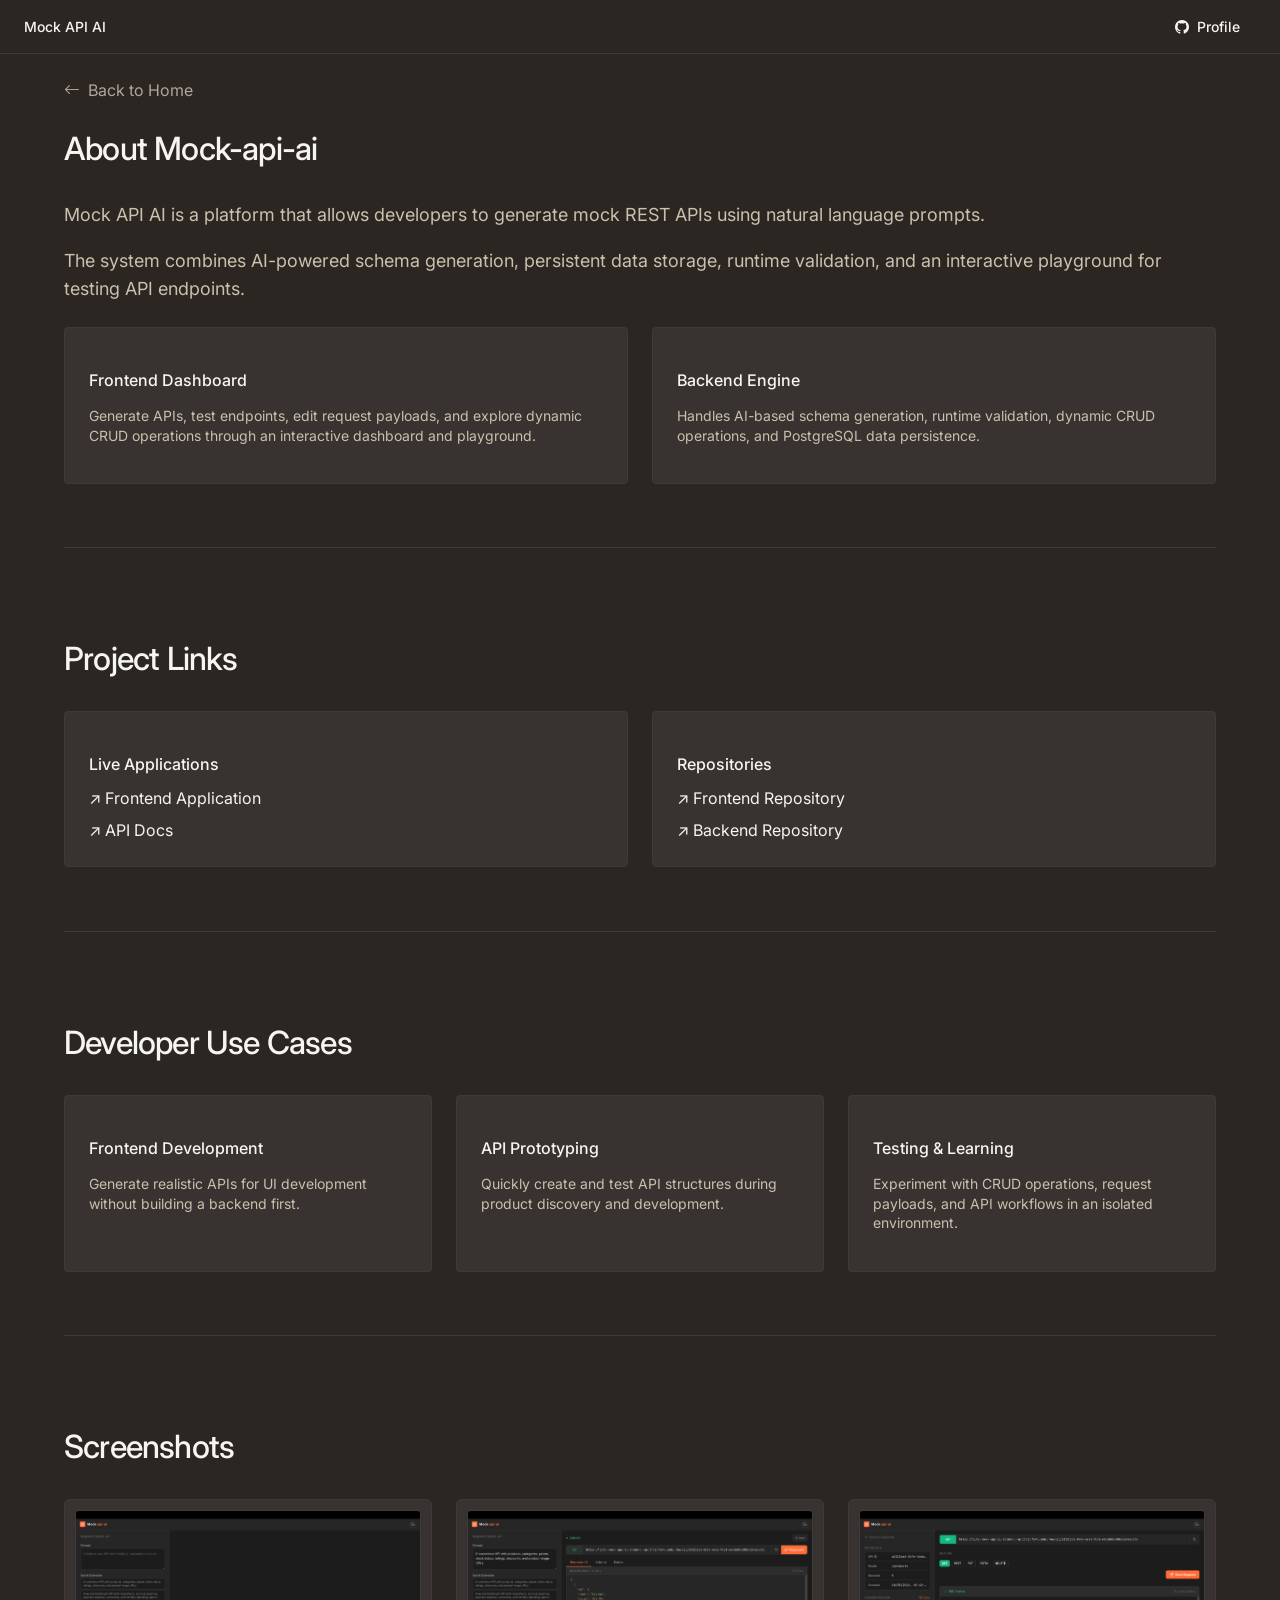
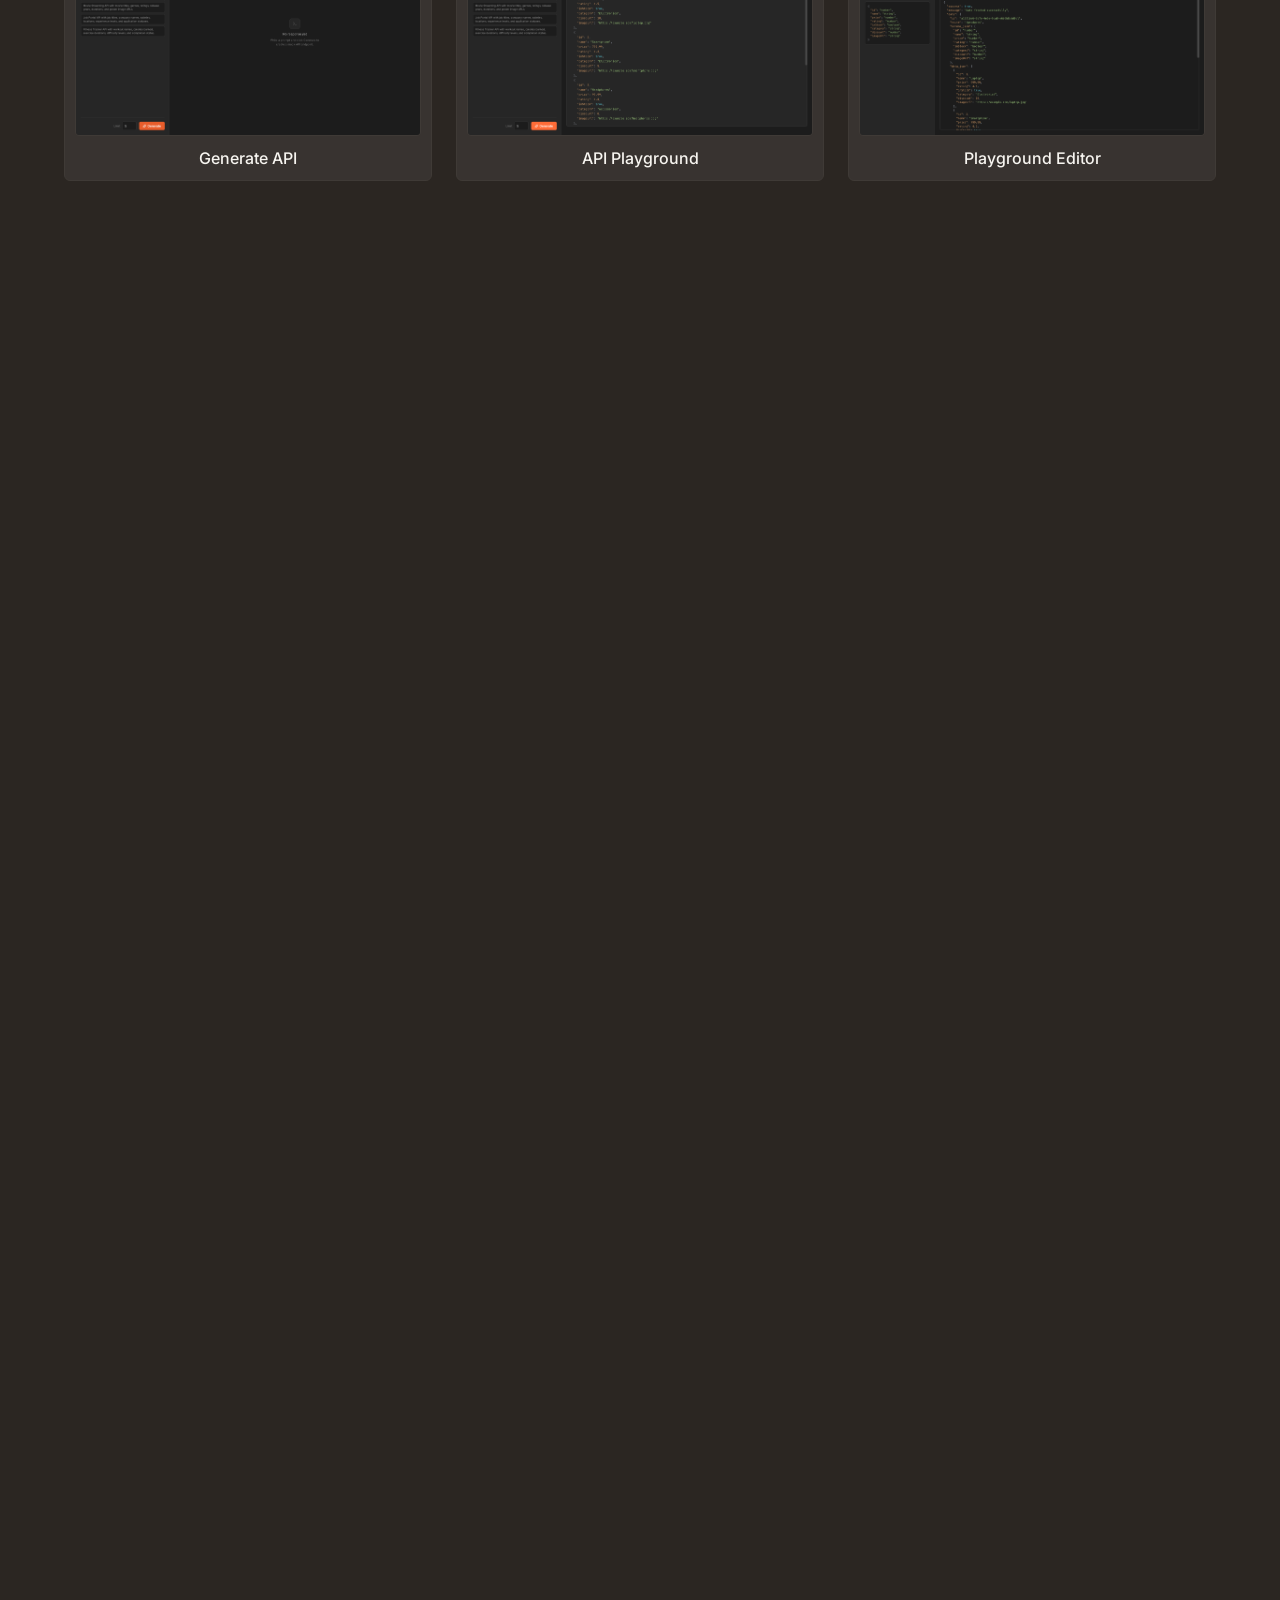
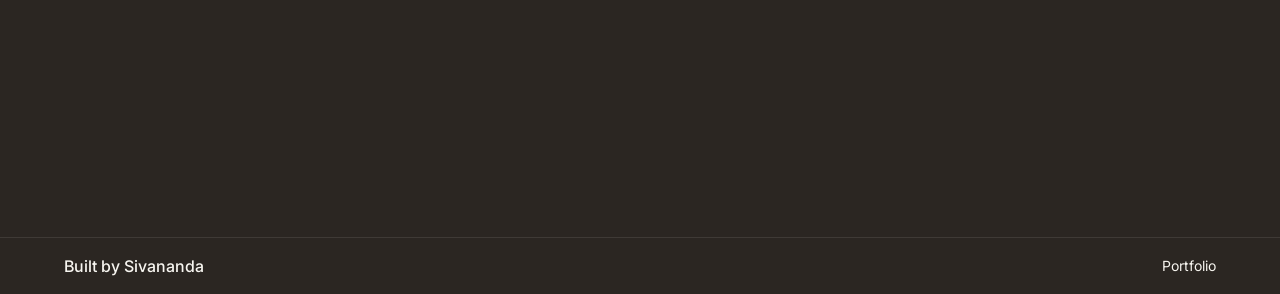
<file: about.html>
<!doctype html>
<html lang="en">
  <head>
    <meta charset="UTF-8" />
    <meta name="viewport" content="width=device-width, initial-scale=1.0" />
    <title>Mock API AI | About the Project</title>
    <meta
      name="description"
      content="Generate, host, and test dynamic REST APIs from natural language prompts with persistent CRUD operations, runtime validation, and an interactive API playground."
    />

    <link rel="stylesheet" href="./assets/styles.css" />

    <!-- Google Fonts -->
    <link rel="preconnect" href="https://fonts.googleapis.com" />
    <link rel="preconnect" href="https://fonts.gstatic.com" crossorigin />
    <link
      href="https://fonts.googleapis.com/css2?family=DM+Mono:ital,wght@0,400;0,500;1,400&family=Inter:wght@400;500;600&family=Instrument+Serif:ital@0;1&display=swap"
      rel="stylesheet"
    />
    <!-- Bootstrap Icons -->
    <link
      rel="stylesheet"
      href="https://cdn.jsdelivr.net/npm/bootstrap-icons@1.11.3/font/bootstrap-icons.min.css"
    />
  </head>
  <body>
    <nav class="nav-bar flex justify-between items-center">
      <div class="logo">Mock API AI</div>
      <div class="flex gap-sm">
        <a
          href="https://github.com/sn0914r"
          target="_blank"
          class="button-secondary-ghost"
          ><i class="bi bi-github" style="margin-right: 8px"></i> Profile</a
        >
      </div>
    </nav>

    <main class="container main-content">
      <div class="mt-xl">
        <a href="index.html" class="body-md flex items-center" style="color: var(--mute); transition: color 0.2s; display: inline-flex;" onmouseover="this.style.color='var(--ink)'" onmouseout="this.style.color='var(--mute)'">
          <i class="bi bi-arrow-left" style="margin-right: 8px;"></i> Back to Home
        </a>
      </div>

      <!-- About Mock-api-ai -->
      <section class="section animate-on-scroll" id="about">
        <h2 class="display-md mb-2xl">About Mock-api-ai</h2>
        <p class="body-lg mb-sm">
          Mock API AI is a platform that allows developers to generate mock REST APIs using natural language prompts.
        </p>
        <p class="body-lg mb-xl">
          The system combines AI-powered schema generation, persistent data storage, runtime validation, and an interactive playground for testing API endpoints.
        </p>
        <div class="grid grid-2">
          <div class="card-content animate-on-scroll">
            <h3 class="body-md-strong mb-sm">Frontend Dashboard</h3>
            <p class="body-sm">
              Generate APIs, test endpoints, edit request payloads, and explore dynamic CRUD operations through an interactive dashboard and playground.
            </p>
          </div>
          <div class="card-content animate-on-scroll">
            <h3 class="body-md-strong mb-sm">Backend Engine</h3>
            <p class="body-sm">
              Handles AI-based schema generation, runtime validation, dynamic CRUD operations, and PostgreSQL data persistence.
            </p>
          </div>
        </div>
      </section>

      <!-- Project Links -->
      <section class="section animate-on-scroll">
        <h2 class="display-md mb-2xl">Project Links</h2>
        <div class="grid grid-2">
          <div class="card-content animate-on-scroll">
            <h3 class="body-md-strong mb-md">Live Applications</h3>
            <div class="flex flex-col gap-sm">
              <a
                href="https://mock-api-ai.pages.dev/"
                target="_blank"
                class="body-md"
                >↗ Frontend Application</a
              >
              <a
                href="https://site--mock-api-ai-backend--gxd2ltpdfxvn.code.run/docs"
                target="_blank"
                class="body-md"
                >↗ API Docs</a
              >
            </div>
          </div>
          <div class="card-content animate-on-scroll">
            <h3 class="body-md-strong mb-md">Repositories</h3>
            <div class="flex flex-col gap-sm">
              <a
                href="https://github.com/sn0914r/mock-api-ai-frontend"
                target="_blank"
                class="body-md"
                >↗ Frontend Repository</a
              >
              <a
                href="https://github.com/sn0914r/mock-api-ai-backend"
                target="_blank"
                class="body-md"
                >↗ Backend Repository</a
              >
            </div>
          </div>
        </div>
      </section>

      <!-- Developer Use Cases -->
      <section class="section animate-on-scroll">
        <h2 class="display-md mb-2xl">Developer Use Cases</h2>
        <div class="grid grid-3">
          <div class="card-content animate-on-scroll">
            <h3 class="body-md-strong mb-sm">Frontend Development</h3>
            <p class="body-sm">
              Generate realistic APIs for UI development without building a backend first.
            </p>
          </div>
          <div class="card-content animate-on-scroll">
            <h3 class="body-md-strong mb-sm">API Prototyping</h3>
            <p class="body-sm">
              Quickly create and test API structures during product discovery and development.
            </p>
          </div>
          <div class="card-content animate-on-scroll">
            <h3 class="body-md-strong mb-sm">Testing & Learning</h3>
            <p class="body-sm">
              Experiment with CRUD operations, request payloads, and API workflows in an isolated environment.
            </p>
          </div>
        </div>
      </section>

      <!-- Screenshots -->
      <section class="section animate-on-scroll">
        <h2 class="display-md mb-2xl">Screenshots</h2>
        <div class="grid grid-3">
          <div class="screenshot-card animate-on-scroll">
            <img
              src="assets/screenshots/generate-api.png"
              alt="Generate API"
            />
            <div class="body-md-strong text-center">Generate API</div>
          </div>
          <div class="screenshot-card animate-on-scroll">
            <img
              src="assets/screenshots/api-playground.png"
              alt="API Playground"
            />
            <div class="body-md-strong text-center">API Playground</div>
          </div>
          <div class="screenshot-card animate-on-scroll">
            <img
              src="assets/screenshots/playground-editor.png"
              alt="Playground Editor"
            />
            <div class="body-md-strong text-center">Playground Editor</div>
          </div>
        </div>
      </section>

      <!-- Tech Stack -->
      <section class="section animate-on-scroll">
        <h2 class="display-md mb-2xl">Tech Stack</h2>
        <div class="grid grid-3">
          <div class="card-content animate-on-scroll">
            <h3 class="body-md-strong mb-sm">Frontend</h3>
            <div>
              <span class="badge">React + TypeScript</span><span class="badge">Vite</span
              ><span class="badge">React Router</span>
            </div>
          </div>
          <div class="card-content animate-on-scroll">
            <h3 class="body-md-strong mb-sm">State Management & Data Fetching</h3>
            <div>
              <span class="badge">TanStack Query</span>
            </div>
          </div>
          <div class="card-content animate-on-scroll">
            <h3 class="body-md-strong mb-sm">Forms & Validation</h3>
            <div>
              <span class="badge">React Hook Form</span><span class="badge">Zod</span>
            </div>
          </div>
          <div class="card-content animate-on-scroll">
            <h3 class="body-md-strong mb-sm">Backend</h3>
            <div>
              <span class="badge">Node.js</span><span class="badge">Express.js</span
              ><span class="badge">TypeScript</span>
            </div>
          </div>
          <div class="card-content animate-on-scroll">
            <h3 class="body-md-strong mb-sm">Database</h3>
            <div>
              <span class="badge">PostgreSQL</span><span class="badge">pg</span
              ><span class="badge">Drizzle ORM</span>
            </div>
          </div>
          <div class="card-content animate-on-scroll">
            <h3 class="body-md-strong mb-sm">AI Integration</h3>
            <div>
              <span class="badge">Groq API</span><span class="badge">Llama 3.3 70B Versatile</span>
            </div>
          </div>
          <div class="card-content animate-on-scroll">
            <h3 class="body-md-strong mb-sm">Security</h3>
            <div>
              <span class="badge">Helmet</span><span class="badge">CORS</span><span class="badge">Runtime Schema Validation</span>
            </div>
          </div>
        </div>
      </section>

      <!-- Key Features -->
      <section class="section animate-on-scroll">
        <h2 class="display-md mb-2xl">Key Features</h2>
        <div class="grid grid-2">
          <div class="card-content animate-on-scroll">
            <h3 class="body-md-strong mb-md">AI API Generation</h3>
            <div class="list-item">
              <span class="bullet">•</span
              ><span class="body-md">Generate REST APIs from natural language prompts using Groq (Llama 3.3 70B)</span>
            </div>
            <div class="list-item">
              <span class="bullet">•</span
              ><span class="body-md">AI generates schema, routes, and mock seed data in a single request</span>
            </div>
            <div class="list-item">
              <span class="bullet">•</span
              ><span class="body-md">Each API is UUID-isolated — endpoints operate in their own namespace via /api/:apiId/:route</span>
            </div>
            <div class="list-item">
              <span class="bullet">•</span
              ><span class="body-md">API metadata and records persisted in PostgreSQL using JSONB columns</span>
            </div>
          </div>
          <div class="card-content animate-on-scroll">
            <h3 class="body-md-strong mb-md">Dynamic CRUD Operations</h3>
            <div class="list-item">
              <span class="bullet">•</span
              ><span class="body-md">Full CRUD on any generated API without writing any code</span>
            </div>
            <div class="list-item">
              <span class="bullet">•</span
              ><span class="body-md">Runtime Zod schema validation on POST, PUT, and PATCH — schema is fetched from DB and validated dynamically per request</span>
            </div>
            <div class="list-item">
              <span class="bullet">•</span
              ><span class="body-md">Drizzle ORM for type-safe database operations</span>
            </div>
            <div class="list-item">
              <span class="bullet">•</span
              ><span class="body-md">Centralized error handling with structured responses</span>
            </div>
          </div>
          <div class="card-content animate-on-scroll">
            <h3 class="body-md-strong mb-md">API Playground</h3>
            <div class="list-item">
              <span class="bullet">•</span
              ><span class="body-md">Test any generated endpoint directly from the dashboard</span>
            </div>
            <div class="list-item">
              <span class="bullet">•</span
              ><span class="body-md">Real-time request body editing with syntax highlighting</span>
            </div>
            <div class="list-item">
              <span class="bullet">•</span
              ><span class="body-md">Copy responses to clipboard</span>
            </div>
          </div>
          <div class="card-content animate-on-scroll">
            <h3 class="body-md-strong mb-md">Security & Reliability</h3>
            <div class="list-item">
              <span class="bullet">•</span
              ><span class="body-md">UUID-based API isolation prevents cross-API data leakage</span>
            </div>
            <div class="list-item">
              <span class="bullet">•</span
              ><span class="body-md">Runtime payload validation on all mutating operations</span>
            </div>
            <div class="list-item">
              <span class="bullet">•</span
              ><span class="body-md">Secure HTTP headers via Helmet</span>
            </div>
            <div class="list-item">
              <span class="bullet">•</span
              ><span class="body-md">Production error handling without stack trace exposure</span>
            </div>
          </div>
        </div>
      </section>

    </main>

    <footer>
      <div class="container flex justify-between items-center">
        <div>
          <div class="body-md-strong">Built by Sivananda</div>
        </div>
        <div class="body-sm flex gap-md items-center">
          <a
            href="https://sivananda.is-a.dev"
            target="_blank"
            style="color: var(--ink)"
            >Portfolio</a
          >
        </div>
      </div>
    </footer>
    <script src="./assets/animations.js"></script>
  </body>
</html>
</file>
<file: assets/styles.css>
:root {
  /* Colors */
  --primary: #f7f5f0;
  --on-primary: #2b2622;
  --ink: #f7f5f0;
  --body: #c9c0ad;
  --body-strong: #dad2c1;
  --mute: #aea69c;
  --canvas: #2b2622;
  --canvas-soft: #383330;
  --hairline: #3f3a36;

  /* Typography */
  --font-inter: "Inter", system-ui, -apple-system, sans-serif;
  --font-mono: "DM Mono", ui-monospace, SFMono-Regular, monospace;
  --font-serif: "Instrument Serif", Georgia, serif;

  /* Spacing */
  --spacing-xxs: 2px;
  --spacing-xs: 4px;
  --spacing-sm: 8px;
  --spacing-md: 10px;
  --spacing-lg: 16px;
  --spacing-xl: 24px;
  --spacing-2xl: 32px;
  --spacing-3xl: 48px;
  --spacing-4xl: 64px;
  --spacing-5xl: 96px;

  /* Border Radius */
  --rounded-none: 0px;
  --rounded-xxs: 1px;
  --rounded-xs: 2px;
  --rounded-sm: 3px;
  --rounded-md: 4px;
  --rounded-lg: 6px;
  --rounded-full: 9999px;
}

* {
  box-sizing: border-box;
}

body {
  margin: 0;
  padding: 0;
  background-color: var(--canvas);
  color: var(--body);
  font-family: var(--font-inter);
  -webkit-font-smoothing: antialiased;
  -moz-osx-font-smoothing: grayscale;
  display: flex;
  flex-direction: column;
  min-height: 100dvh;
}

.main-content {
  flex: 1;
}

.hero-wrapper {
  flex: 1;
  display: flex;
  align-items: center;
  justify-content: center;
  padding: var(--spacing-xl) 0;
}

/* Typography Classes */
.display-xl {
  font-family: var(--font-inter);
  font-size: 64px;
  font-weight: 400;
  line-height: 1.1;
  letter-spacing: -1.6px;
  color: var(--ink);
}

.display-md {
  font-family: var(--font-inter);
  font-size: 32px;
  font-weight: 500;
  line-height: 1.25;
  letter-spacing: -0.8px;
  color: var(--ink);
}

.display-sm {
  font-family: var(--font-inter);
  font-size: 24px;
  font-weight: 500;
  line-height: 1.33;
  letter-spacing: -0.4px;
  color: var(--ink);
}

.body-lg {
  font-size: 18px;
  font-weight: 400;
  line-height: 1.55;
}
.body-md {
  font-size: 16px;
  font-weight: 400;
  line-height: 1.5;
}
.body-md-strong {
  font-size: 16px;
  font-weight: 500;
  line-height: 1.5;
  color: var(--ink);
}
.body-sm {
  font-size: 14px;
  font-weight: 400;
  line-height: 1.4;
  color: var(--body);
}

.code {
  font-family: var(--font-mono);
  font-size: 13px;
  font-weight: 400;
  line-height: 1.4;
  color: var(--ink);
}

a {
  text-decoration: none;
  color: inherit;
}

/* Layout & Utilities */
.container {
  max-width: 1200px;
  margin: 0 auto;
  padding: 0 var(--spacing-xl);
}

.mb-sm {
  margin-bottom: var(--spacing-sm);
}
.mb-md {
  margin-bottom: var(--spacing-md);
}
.mb-lg {
  margin-bottom: var(--spacing-lg);
}
.mb-xl {
  margin-bottom: var(--spacing-xl);
}
.mb-2xl {
  margin-bottom: var(--spacing-2xl);
}

.mt-xl {
  margin-top: var(--spacing-xl);
}
.mt-3xl {
  margin-top: var(--spacing-3xl);
}

.flex {
  display: flex;
}
.flex-col {
  display: flex;
  flex-direction: column;
}
.items-center {
  align-items: center;
}
.justify-between {
  justify-content: space-between;
}
.gap-sm {
  gap: var(--spacing-sm);
}
.gap-md {
  gap: var(--spacing-md);
}
.gap-lg {
  gap: var(--spacing-lg);
}
.text-center {
  text-align: center;
}

.grid {
  display: grid;
}
.grid-2 {
  grid-template-columns: repeat(1, 1fr);
  gap: var(--spacing-xl);
}
.grid-3 {
  grid-template-columns: repeat(1, 1fr);
  gap: var(--spacing-xl);
}

@media (min-width: 768px) {
  .grid-2 {
    grid-template-columns: repeat(2, 1fr);
  }
  .grid-3 {
    grid-template-columns: repeat(3, 1fr);
  }
}

/* Components */
.nav-bar {
  background-color: var(--canvas);
  color: var(--ink);
  padding: var(--spacing-md) var(--spacing-xl);
  border-bottom: 1px solid var(--hairline);
  position: sticky;
  top: 0;
  z-index: 10;
}
.nav-bar .logo {
  font-size: 14px;
  font-weight: 500;
}

.hero-band {
  background-color: var(--canvas);
  padding: var(--spacing-5xl) 0;
}
.hero-band h1 {
  margin: 0 0 var(--spacing-lg) 0;
}
.hero-band p {
  max-width: 800px;
  margin: 0 0 var(--spacing-lg) 0;
}

.button-primary {
  background-color: var(--primary);
  color: var(--on-primary);
  font-size: 14px;
  font-weight: 500;
  border-radius: var(--rounded-sm);
  padding: var(--spacing-sm) var(--spacing-lg);
  display: inline-flex;
  align-items: center;
  transition: opacity 0.2s;
  cursor: pointer;
}
.button-primary:hover {
  opacity: 0.9;
}

.button-secondary-ghost {
  background-color: var(--canvas);
  color: var(--ink);
  font-size: 14px;
  font-weight: 500;
  border-radius: var(--rounded-sm);
  padding: var(--spacing-sm) var(--spacing-lg);
  display: inline-flex;
  align-items: center;
  transition: background-color 0.2s;
  cursor: pointer;
}
.button-secondary-ghost:hover {
  background-color: var(--canvas-soft);
}

.card-content {
  background-color: var(--canvas-soft);
  color: var(--ink);
  border: 1px solid var(--hairline);
  border-radius: var(--rounded-md);
  padding: var(--spacing-xl);
  transition: border-color 0.2s;
}
.card-content:hover {
  border-color: var(--mute);
}

.screenshot-card {
  background-color: var(--canvas-soft);
  border: 1px solid var(--hairline);
  border-radius: var(--rounded-lg);
  padding: var(--spacing-md);
}
.screenshot-card img {
  width: 100%;
  height: auto;
  border-radius: var(--rounded-md);
  border: 1px solid var(--hairline);
  margin-bottom: var(--spacing-md);
  display: block;
}

.list-item {
  padding: var(--spacing-sm) 0;
  display: flex;
  align-items: flex-start;
}
.list-item .bullet {
  color: var(--primary);
  margin-right: var(--spacing-md);
  font-weight: 500;
}

.badge {
  display: inline-block;
  background-color: var(--canvas);
  border: 1px solid var(--hairline);
  padding: var(--spacing-xs) var(--spacing-sm);
  border-radius: var(--rounded-xs);
  font-family: var(--font-mono);
  font-size: 13px;
  margin-right: var(--spacing-xs);
  margin-bottom: var(--spacing-xs);
  color: var(--ink);
}

.section {
  padding: var(--spacing-4xl) 0;
  border-top: 1px solid var(--hairline);
}
.section:first-of-type {
  border-top: none;
  padding-top: 0;
}

footer {
  background-color: var(--canvas);
  padding: var(--spacing-lg) 0;
  border-top: 1px solid var(--hairline);
}

/* Animations */
.animate-on-scroll {
  opacity: 0;
  transform: translateY(30px);
  transition: opacity 1s cubic-bezier(0.22, 1, 0.36, 1), transform 1s cubic-bezier(0.22, 1, 0.36, 1);
  will-change: opacity, transform;
}
.animate-on-scroll.is-visible {
  opacity: 1;
  transform: translateY(0);
}
</file>
